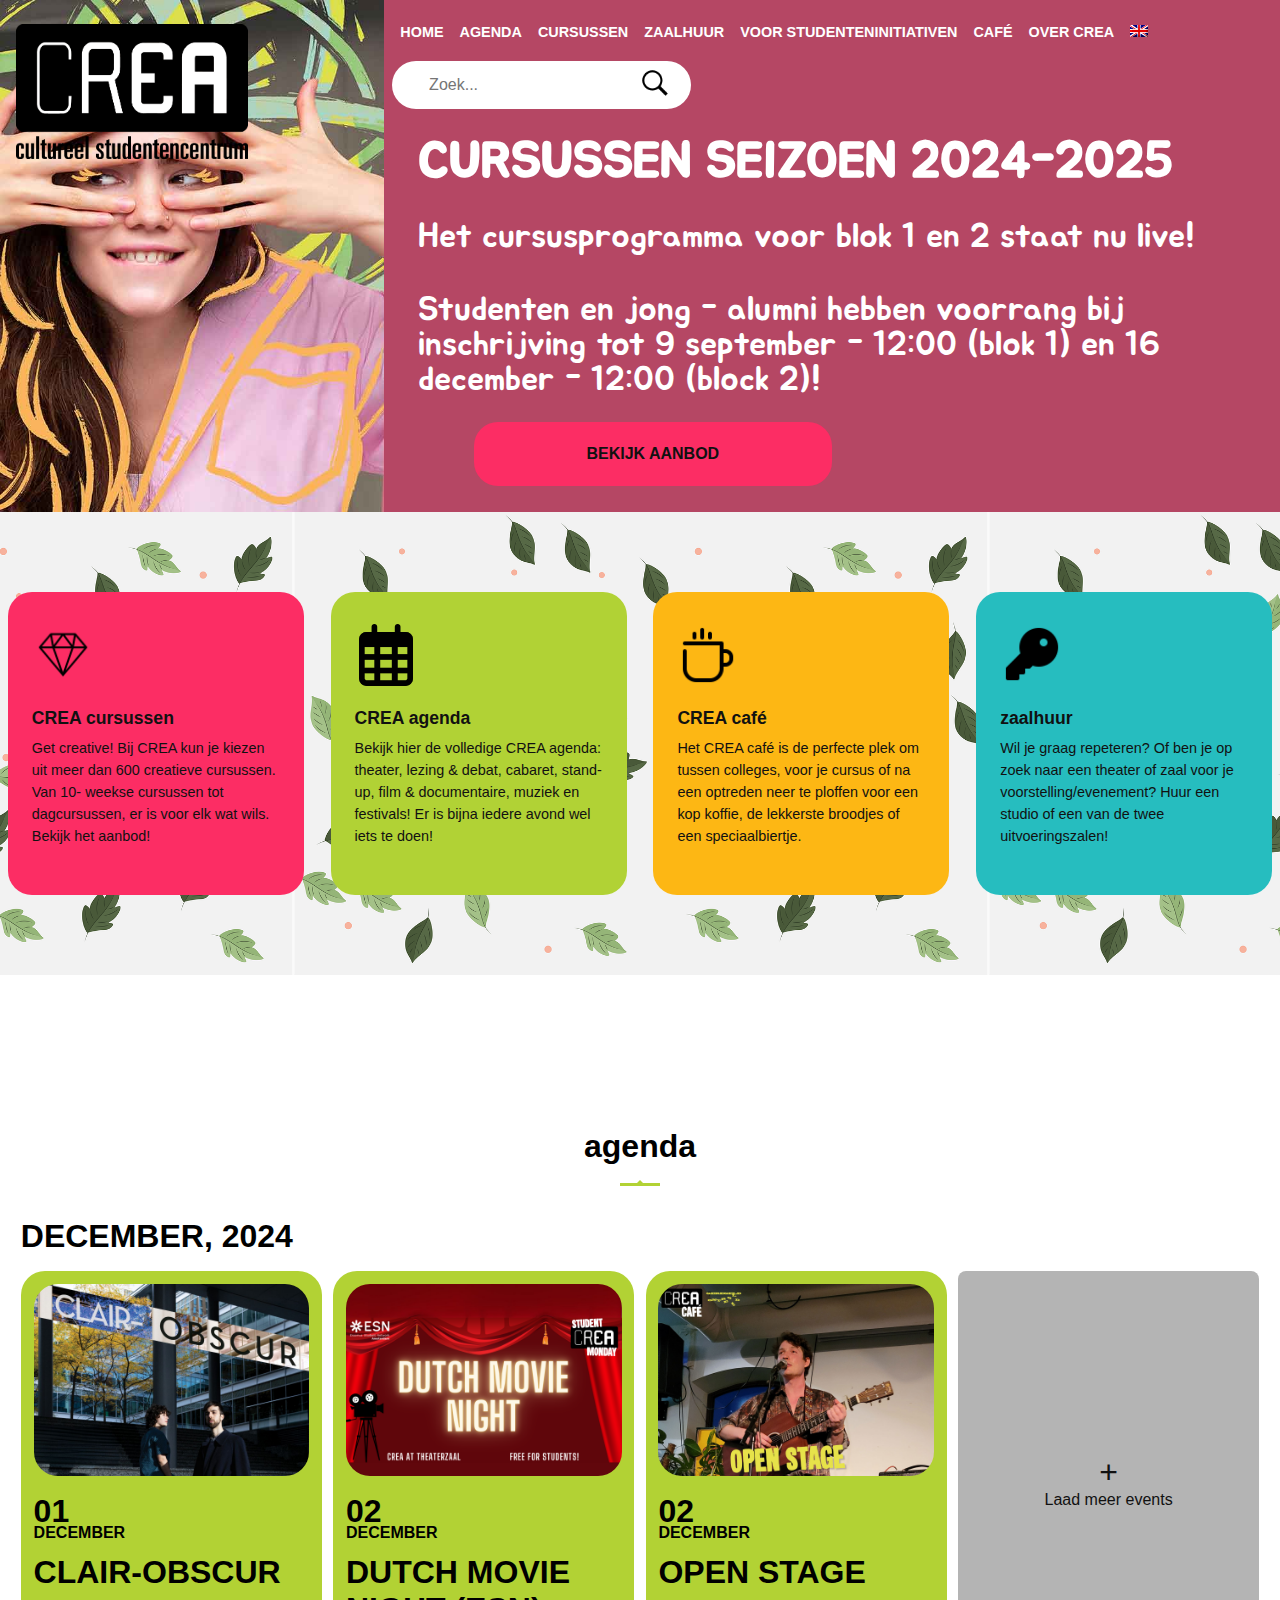
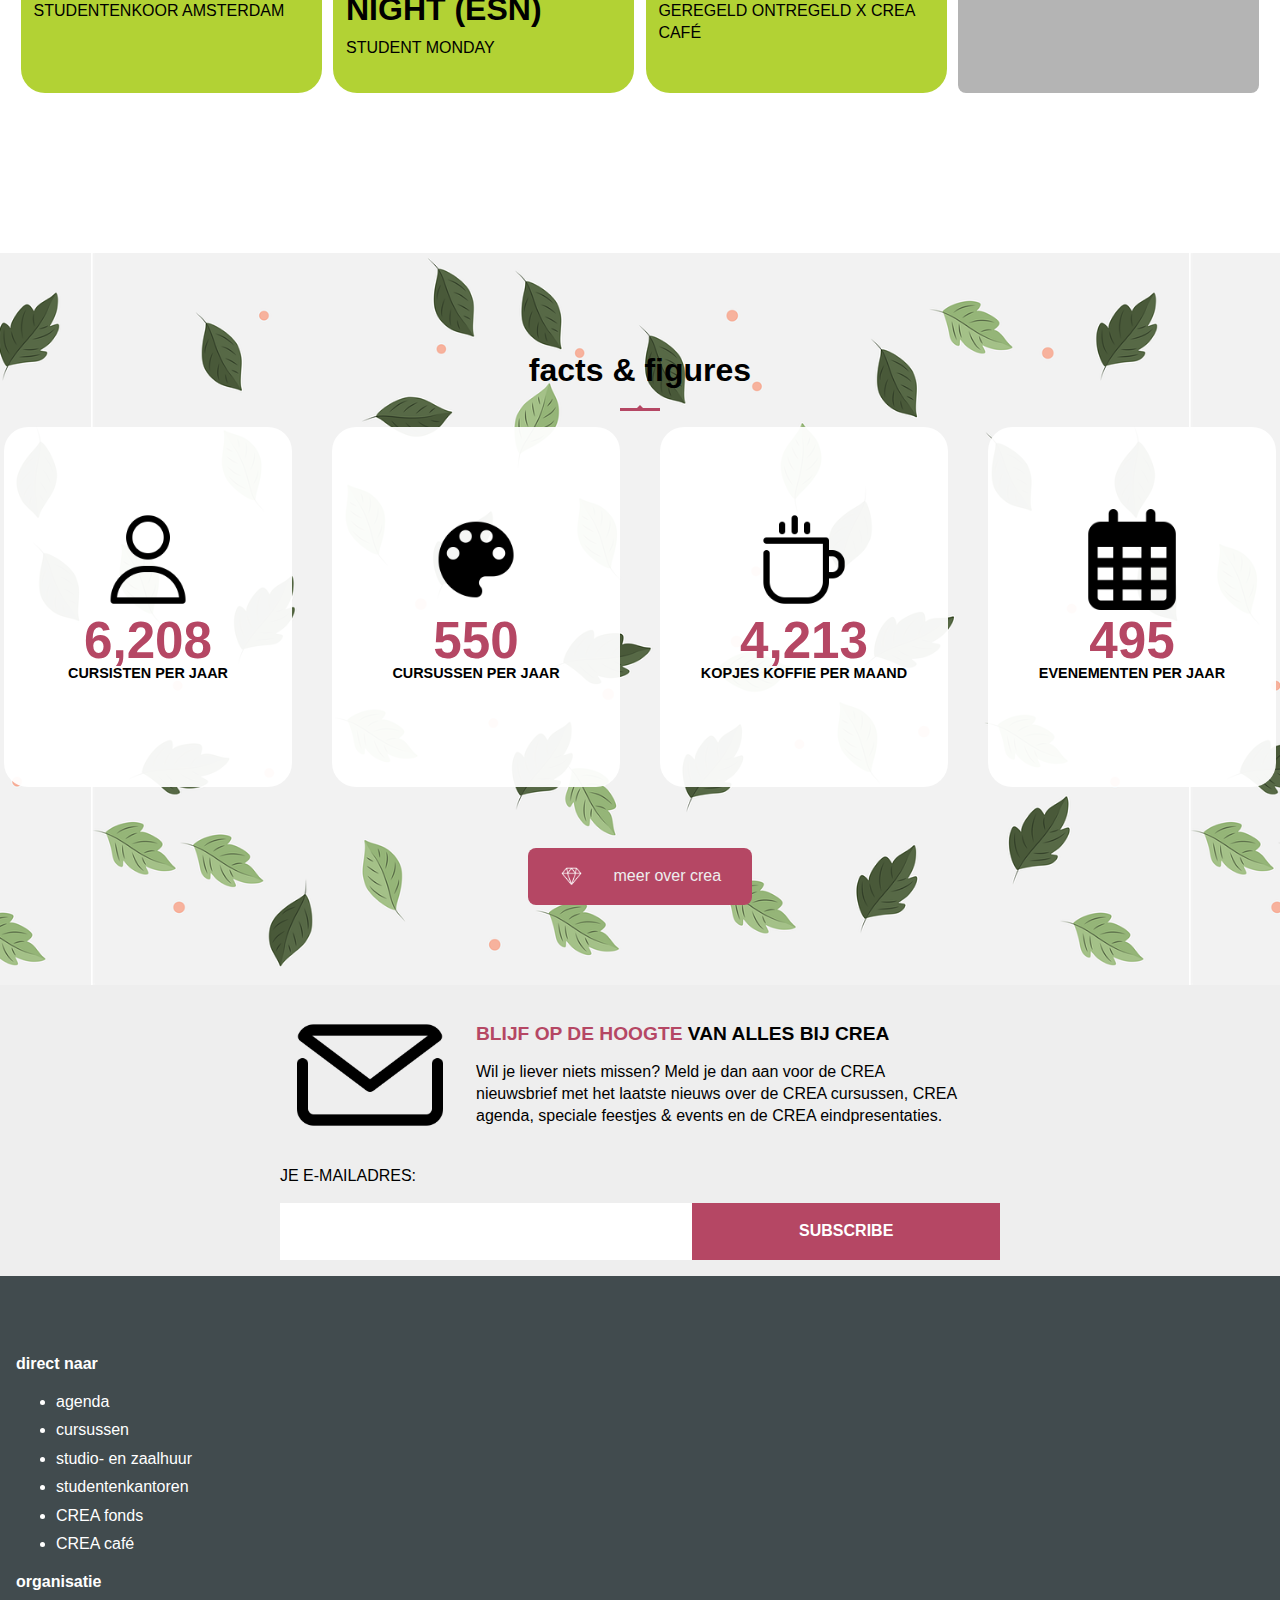
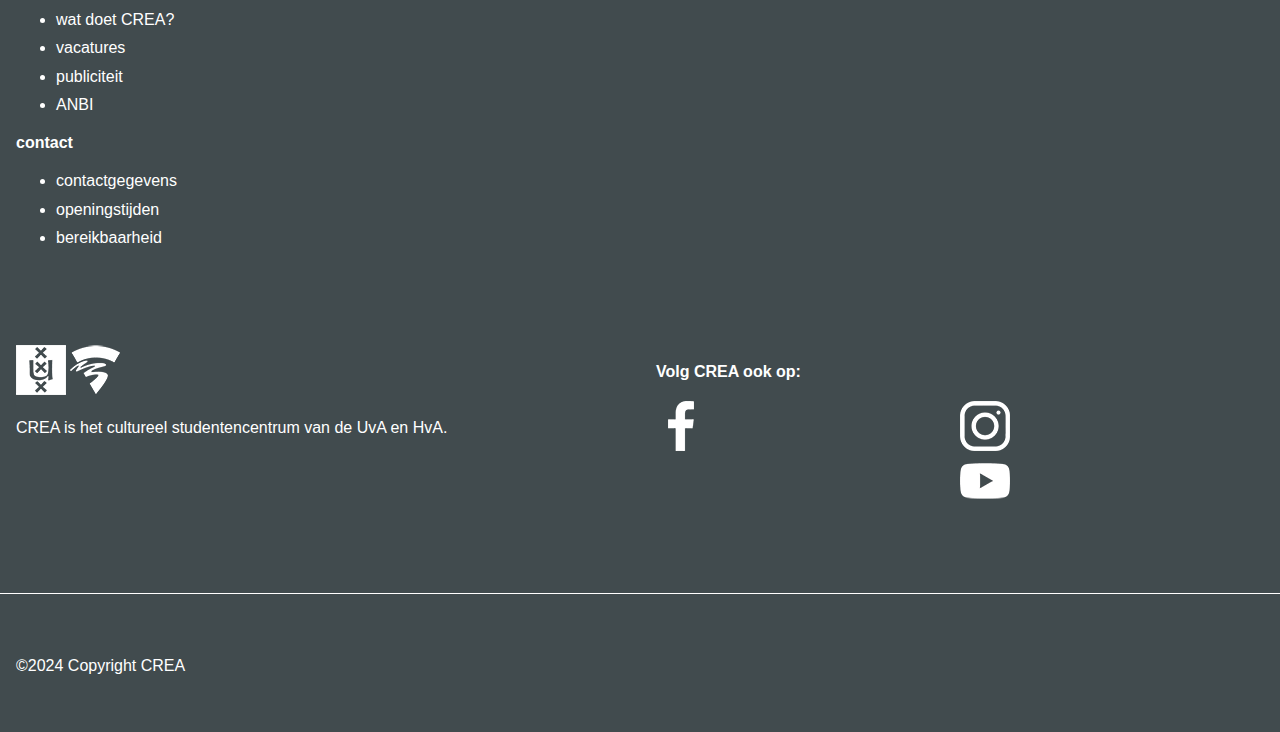
<file: index.html>
<!DOCTYPE html>
<html class="index" lang="nl">
	
<head>
	<meta charset="UTF-8">
	<meta name="author" content="jouw naam">
	<meta name="viewport" content="width=device-width, initial-scale=1">
	
	<title>Crea by Maja</title>
	
	<link href="styles/style.css" rel="stylesheet">
	<link rel="icon" type="image/svg+xml" href="images/favicon.svg">

	<!-- Source Sans Pro -->
	<link rel="preconnect" href="https://fonts.googleapis.com">
	<link rel="preconnect" href="https://fonts.gstatic.com" crossorigin>
	<link href="https://fonts.googleapis.com/css2?family=Archivo:ital,wght@0,100..900;1,100..900&family=Caveat:wght@500&family=Expletus+Sans:ital,wght@0,400..700;1,400..700&family=Montserrat:ital,wght@0,100..900;1,100..900&family=Roboto:ital,wght@0,100;0,300;0,400;0,500;0,700;0,900;1,100;1,300;1,400;1,500;1,700;1,900&family=Saira:ital,wght@0,100..900;1,100..900&family=Source+Sans+3:ital,wght@0,200..900;1,200..900&display=swap" rel="stylesheet">

	<!-- Jua -->
	<link rel="preconnect" href="https://fonts.googleapis.com">
	<link rel="preconnect" href="https://fonts.gstatic.com" crossorigin>
	<link href="https://fonts.googleapis.com/css2?family=Archivo:ital,wght@0,100..900;1,100..900&family=Caveat:wght@500&family=Expletus+Sans:ital,wght@0,400..700;1,400..700&family=Jua&family=Montserrat:ital,wght@0,100..900;1,100..900&family=Roboto:ital,wght@0,100;0,300;0,400;0,500;0,700;0,900;1,100;1,300;1,400;1,500;1,700;1,900&family=Saira:ital,wght@0,100..900;1,100..900&family=Source+Sans+3:ital,wght@0,200..900;1,200..900&display=swap" rel="stylesheet">	
</head>

<body>
	<header>
		<section>
			<h1>
				<a href="index.html">
					<img src="images/logo.png" alt="Crea cultureel studentencentrum">	
				</a>
			</h1>
	
			<button>
				<img src="images/hamburger.png" alt="menu">
				<!-- https://www.iconfinder.com/icons/134216/menu_lines_hamburger_icon -->
			</button>	
		</section>
		
		<ul role="menu">
			<li><a href="index.html">Home</a></li>
			<li><a href="">Agenda</a></li>
			<li><a href="">Cursussen</a></li>
			<li><a href="">Zaalhuur</a></li>
			<li><a href="">Voor Studenteninitiativen</a></li>
			<li><a href="cafe.html">Café</a></li>
			<li><a href="">Over Crea</a></li>
			<li><a href=""><img src="images/english.png" alt="engels"></a></li>
			<li>
				<input type="text" name="user" placeholder="Zoek...">
				<button>
					<img src="images/searchicon.png" alt="zoek icoon">
				</button>	
			</li>
		</ul>
	</header>

	<main>
		<Section>
			<article>
				<img src="images/Header-homepage.jpg" alt="Vrouw die glimlacht">
				<div>
					<h2>Cursussen Seizoen 2024-2025</h2>
					<p>Het cursusprogramma voor blok 1 en 2 staat nu live!</p>
					<p>Studenten en jong - alumni hebben voorrang bij inschrijving tot 9 september - 12:00 (blok 1) en 16 december - 12:00 (block 2)!</p>
					<a href="">Bekijk Aanbod</a>
				</div>
			</article>
			<article>
				<img src="images/cursussen2.jpg" alt="Plaatje van een modern huis">
				<!-- https://pixabay.com/photos/facade-building-architecture-modern-9182972/ -->
				<div>
					<h2>Winter Cursussen</h2>
					<p>Een nieuw blok met 10-weekse cursussen, start is in de week van 20 januari 2025!</p>
					<p>Studenten en jong - alumni hebben tot 16 december vorrang bij inschrijving.</p>
	
					<a href="">Klik hier!</a>
				</div>
			</article>
		</Section>

		<section>
			<article>
				<a href="">
					<img src="images/diamond.png" alt="Diamant icoon">
					<!-- https://www.iconfinder.com/icons/430094/diamond_ruby_icon -->
					<h2>CREA cursussen</h2>
					<p>Get creative! Bij CREA kun je kiezen uit meer dan 600 creatieve cursussen. Van 10- weekse cursussen tot dagcursussen, er is voor elk wat wils. Bekijk het aanbod!</p>
				</a>
			</article>
			<article>
				<a href="">
					<img src="images/calendar-icon.png" alt="Agenda Icoon">
					<!--https://www.iconfinder.com/icons/8664796/calendar_days_icon-->
					<h2>CREA agenda</h2>
					<p>Bekijk hier de volledige CREA agenda: theater, lezing & debat, cabaret, stand-up, film & documentaire, muziek en festivals! Er is bijna iedere avond wel iets te doen!</p>
				</a>
			</article>
			<article>
				<a href="">
					<img src="images/coffee-icon.png" alt="Koffie Icoon">
					<!-- https://www.iconfinder.com/icons/392514/coffee_cup_drink_hot_tea_icon -->
					<h2>CREA café</h2>
					<p>Het CREA café is de perfecte plek om tussen colleges, voor je cursus of na een optreden neer te ploffen voor een kop koffie, de lekkerste broodjes of een speciaalbiertje.</p>
				</a>
			</article>
			<article>
				<a href="">
					<img src="images/key-icon.png" alt="Sleutel Icoon">
					<!-- https://www.iconfinder.com/icons/9023746/key_fill_icon -->
					<h2>zaalhuur</h2>
					<p>Wil je graag repeteren? Of ben je op zoek naar een theater of zaal voor je voorstelling/evenement? Huur een studio of een van de twee uitvoeringszalen!</p>
				</a>
			</article>
		</section>

		<section>
			<div>
				<h2>agenda</h2>
				<div>
					<div></div>
				</div>
			</div>
			<h3>December, 2024</h3>

			<ul>
				<li>
					<figure>
						<img src="images/clair-obscure.jpg" alt="Twee mensen staand op een trap">
					</figure>
					<p><span>01</span>December</p>
					<h4>Clair-Obscur</h4>
					<p>Studentenkoor Amsterdam</p>
				</li>
				<li>
					<figure>
						<img src="images/movie-night.png" alt="Bioscoop met een camera en de opschrift: 'Dutch Movie Night, Crea at Theaterzaal, Free for Students'">
					</figure>
					<p><span>02</span>December</p>
					<h4>Dutch Movie Night (ESN)</h4>
					<p>Student Monday</p>
				</li>
				<li>
					<figure>
						<img src="images/openstage.jepg.jpg" alt="Een jonge man die zingt en gitaar speelt">
					</figure>
					<p><span>02</span>December</p>
					<h4>Open Stage</h4>
					<p>Geregeld Ontregeld x crea café</p>
				</li>
				<li>
					<button><span>+</span>Laad meer events</button>
				</li>
			</ul>
		</section>

		<section>
			<div>
				<h2>facts & figures</h2>
				<div>
					<div></div>
				</div>
			</div>
			<ul>
				<li>
					<img src="images/user-icon.png" alt="Personen Icoon">
					<p><span>6,208</span>cursisten per jaar</p>
				</li>
				<li>
					<img src="images/colorpalette-icon.png" alt="kleurpalette icoon">
					<p><span>550</span>cursussen per jaar</p>
				</li>
				<li>
					<img src="images/coffee-icon.png" alt="koffie icoon">
					<p><span>4,213</span>kopjes koffie per maand</p>
				</li>
				<li>
					<img src="images/calendar-icon.png" alt="agenda icoon">
					<p><span>495</span>evenementen per jaar</p>
				</li>
			</ul>
			<a href=""><img src="images/diamond.png" alt="diamand icoon"><p>meer over crea</p></a>
		</section>

		<section>
			<div>
				<img src="images/letter-icon.png" alt="Letter icoon">
				<!-- https://www.iconfinder.com/icons/5340267/e_email_letter_mail_icon -->
				<div>
					<h2><span>Blijf op de hoogte</span> van alles bij crea</h2>
					<p>Wil je liever niets missen? Meld je dan aan voor de CREA nieuwsbrief met het laatste nieuws over de CREA cursussen, CREA agenda, speciale feestjes & events en de CREA eindpresentaties.</p>
				</div>
			</div>

			<div>
				<label for="mail">Je e-mailadres:</label>
				<input type="email" id="mail">
				<input type="submit" value="Subscribe">
			</div>
		</section>
	</main>

	<footer>
		<nav>
			<h2>direct naar</h2>
			<ul>
				<li><a href="">agenda</a></li>
				<li><a href="">cursussen</a></li>
				<li><a href="">studio- en zaalhuur</a></li>
				<li><a href="">studentenkantoren</a></li>
				<li><a href="">CREA fonds</a></li>
				<li><a href="">CREA café</a></li>
			</ul>

			<h2>organisatie</h2>
			<ul>
				<li><a href="">wat doet CREA?</a></li>
				<li><a href="">vacatures</a></li>
				<li><a href="">publiciteit</a></li>
				<li><a href="">ANBI</a></li>
			</ul>

			<h2>contact</h2>
			<ul>
				<li><a href="">contactgegevens</a></li>
				<li><a href="">openingstijden</a></li>
				<li><a href="">bereikbaarheid</a></li>
			</ul>
		</nav>

		<section>
			<div>
				<img src="images/icon-uva.png" alt="Umiversiteit van Amsterdam icoon">
				<img src="images/icon-hva.png" alt="Hogeschool van Amsterdam icoon">
				<p> CREA is het cultureel studentencentrum van de UvA en HvA.</p>
			</div>
			
			<div>
				<h3>Volg CREA ook op:</h3>
				<a href=""><img src="images/icon-facebook.png" alt="Facebook icoon"></a>
				<a href=""><img src="images/icon-insta.png" alt="Instagram icoon"></a>
				<a href=""><img src="images/icon-youtube.png" alt="youtube icoon"></a>
			</div>

			<div></div>
			<p>2024 Copyright CREA</p>
		</section>
	</footer>

	<script defer src="scripts/script.js"></script>
</body>
	
</html>
</file>
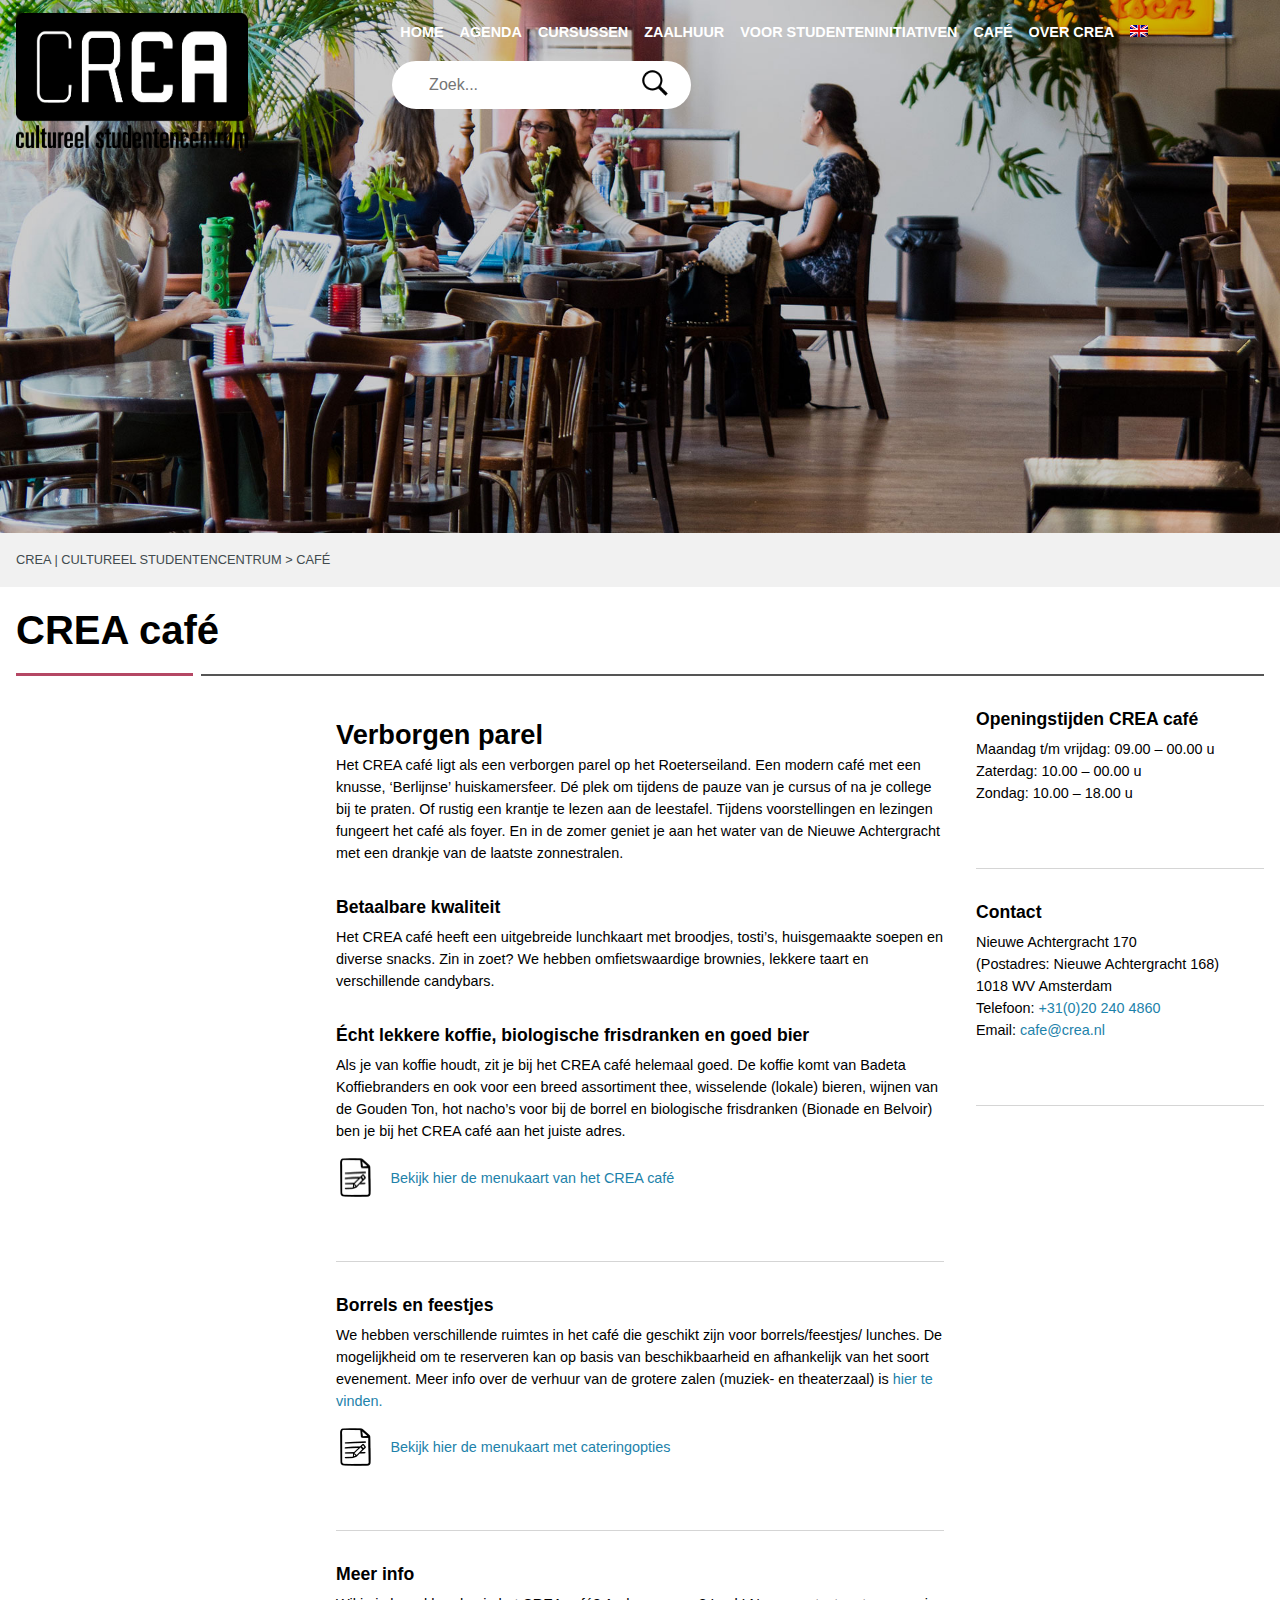
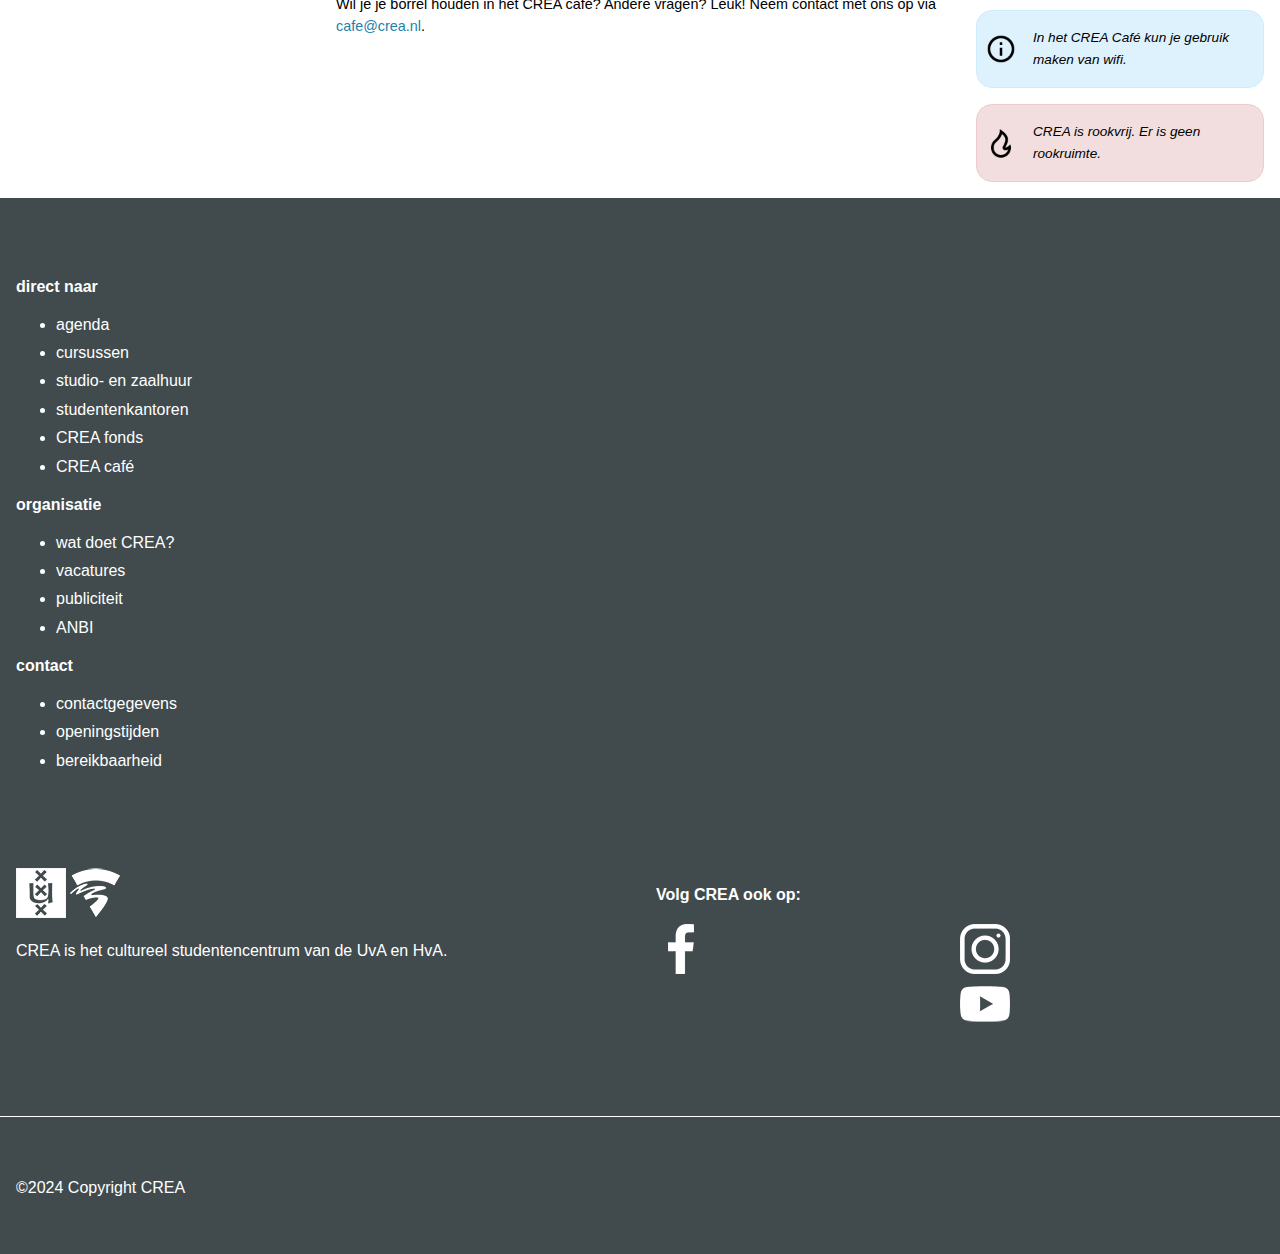
<file: cafe.html>
<!DOCTYPE html>
<html lang="nl" class="cafe">
	
<head>
	<meta charset="UTF-8">
	<meta name="author" content="jouw naam">
	<meta name="viewport" content="width=device-width, initial-scale=1">
	
	<title>Crea by Maja</title>
	
	<link href="styles/style.css" rel="stylesheet">
	<link rel="icon" type="image/svg+xml" href="images/favicon.svg">

	<!-- Source Sans Pro -->
	<link rel="preconnect" href="https://fonts.googleapis.com">
	<link rel="preconnect" href="https://fonts.gstatic.com" crossorigin>
	<link href="https://fonts.googleapis.com/css2?family=Archivo:ital,wght@0,100..900;1,100..900&family=Caveat:wght@500&family=Expletus+Sans:ital,wght@0,400..700;1,400..700&family=Montserrat:ital,wght@0,100..900;1,100..900&family=Roboto:ital,wght@0,100;0,300;0,400;0,500;0,700;0,900;1,100;1,300;1,400;1,500;1,700;1,900&family=Saira:ital,wght@0,100..900;1,100..900&family=Source+Sans+3:ital,wght@0,200..900;1,200..900&display=swap" rel="stylesheet">

	<!-- Jua -->
	<link rel="preconnect" href="https://fonts.googleapis.com">
	<link rel="preconnect" href="https://fonts.gstatic.com" crossorigin>
	<link href="https://fonts.googleapis.com/css2?family=Archivo:ital,wght@0,100..900;1,100..900&family=Caveat:wght@500&family=Expletus+Sans:ital,wght@0,400..700;1,400..700&family=Jua&family=Montserrat:ital,wght@0,100..900;1,100..900&family=Roboto:ital,wght@0,100;0,300;0,400;0,500;0,700;0,900;1,100;1,300;1,400;1,500;1,700;1,900&family=Saira:ital,wght@0,100..900;1,100..900&family=Source+Sans+3:ital,wght@0,200..900;1,200..900&display=swap" rel="stylesheet">	
</head>

<body>
	<header>
		<section>
			<a href="index.html">
				<img src="images/logo.png" alt="Crea cultureel studentencentrum">	
			</a>
	
			<button>
				<img src="images/hamburger.png" alt="menu">
				<!-- https://www.iconfinder.com/icons/134216/menu_lines_hamburger_icon -->
			</button>	
		</section>
		
		<ul role="menu">
			<li><a href="index.html">Home</a></li>
			<li><a href="">Agenda</a></li>
			<li><a href="">Cursussen</a></li>
			<li><a href="">Zaalhuur</a></li>
			<li><a href="">Voor Studenteninitiativen</a></li>
			<li><a href="cafe.html">Café</a></li>
			<li><a href="">Over Crea</a></li>
			<li><a href=""><img src="images/english.png" alt="engels"></a></li>
			<li>
				<input type="text" name="user" placeholder="Zoek...">
				<button>
					<img src="images/searchicon.png" alt="zoek icoon">
				</button>	
			</li>
		</ul>
	</header>

	<main>
		<section>
            <img src="images/Header-cafe.jpg" alt="mensen die in een cafe zitten en het gezellig hebben">
            <p>Crea | cultureel studentencentrum > Café</p>
            <h1>
                CREA café
            </h1>

            <div>
                <div></div>
                <div></div>
            </div>
        </section>
        
        <section>
            <article>
                <h2>Verborgen parel</h2>
                <p>Het CREA café ligt als een verborgen parel op het Roeterseiland. Een modern café met een knusse, ‘Berlijnse’ huiskamersfeer. Dé plek om tijdens de pauze van je cursus of na je college bij te praten. Of rustig een krantje te lezen aan de leestafel. Tijdens voorstellingen en lezingen fungeert het café als foyer. En in de zomer geniet je aan het water van de Nieuwe Achtergracht met een drankje van de laatste zonnestralen.</p>
    
                <h3>Betaalbare kwaliteit</h3>
                <p>Het CREA café heeft een uitgebreide lunchkaart met broodjes, tosti’s, huisgemaakte soepen en diverse snacks. Zin in zoet? We hebben omfietswaardige brownies, lekkere taart en verschillende candybars.</p>
    
                <h3>Écht lekkere koffie, biologische frisdranken en goed bier</h3>
                <p>Als je van koffie houdt, zit je bij het CREA café helemaal goed. De koffie komt van Badeta Koffiebranders en ook voor een breed assortiment thee, wisselende (lokale) bieren, wijnen van de Gouden Ton, hot nacho’s voor bij de borrel en biologische frisdranken (Bionade en Belvoir) ben je bij het CREA café aan het juiste adres.</p>

                <div>
                    <img src="images/menu-kaart.png" alt="menu kaart icoontje">
                    <!-- https://www.iconfinder.com/icons/9165457/file_notes_document_icon -->
                    <a href="">Bekijk hier de menukaart van het CREA café</a>
                </div>
                <div></div>
            </article>

            

            <article>
                <h3>Borrels en feestjes</h3>
                <p>We hebben verschillende ruimtes in het café die geschikt zijn voor borrels/feestjes/ lunches. De mogelijkheid om te reserveren kan op basis van beschikbaarheid en afhankelijk van het soort evenement. Meer info over de verhuur van de grotere zalen (muziek- en theaterzaal) is <a href="">hier te vinden.</a></p>
                <div>
                    <img src="images/menu-kaart.png" alt="menu kaart icoontje">
                    <a href="">Bekijk hier de menukaart met cateringopties</a>
                </div>
                <div></div>
            </article>

            

            <article>
                <h3>Meer info</h3>
                <p>Wil je je borrel houden in het CREA café? Andere vragen? Leuk! Neem contact met ons op via <a href="">cafe@crea.nl</a>.</p>
            </article>

        </section>
        
        <section>
            <article>
                <h3>Openingstijden CREA café</h3>
                <p>Maandag t/m vrijdag: 09.00 – 00.00 u</p>
                <p>Zaterdag: 10.00 – 00.00 u</p>
                <p>Zondag: 10.00 – 18.00 u</p>
                <div></div>
            </article>
    
            
    
            <article>
                <h3>Contact</h3>
                <p>Nieuwe Achtergracht 170</p>
                <p>(Postadres: Nieuwe Achtergracht 168)</p>
                <p>1018 WV Amsterdam</p>
                <p>Telefoon: <a href="">+31(0)20 240 4860</a></p>
                <p>Email: <a href="">cafe@crea.nl</a></p>
                <div></div>
            </article>
    
            
    
            <article>
                <iframe src="https://www.google.com/maps/embed?pb=!1m18!1m12!1m3!1d9745.571123919344!2d4.902698577691126!3d52.36329755232565!2m3!1f0!2f0!3f0!3m2!1i1024!2i768!4f13.1!3m3!1m2!1s0x47c60998d87831e5%3A0x6f56467364071bed!2sNieuwe%20Achtergracht%20170%2C%201018%20WV%20Amsterdam!5e0!3m2!1sde!2snl!4v1733826913974!5m2!1sde!2snl" width="600" height="450" style="border:0;" allowfullscreen="" loading="lazy" referrerpolicy="no-referrer-when-downgrade"></iframe>
               <div>
                    <img src="images/info-icoon.png" alt="info icoontje">
                    <!-- https://www.iconfinder.com/icons/352432/info_icon -->
                    <p>In het CREA Café kun je gebruik maken van wifi.</p>
               </div>
               <div>
                    <img src="images/fire-icon.png" alt="vuur icoontje">
					<!-- https://www.iconfinder.com/icons/8680118/fire_line_icon -->
                    <p>CREA is rookvrij. Er is geen rookruimte. </p>
               </div>
            </article>

        </section>
	</main>

	<footer>
		<nav>
			<h2>direct naar</h2>
			<ul>
				<li><a href="">agenda</a></li>
				<li><a href="">cursussen</a></li>
				<li><a href="">studio- en zaalhuur</a></li>
				<li><a href="">studentenkantoren</a></li>
				<li><a href="">CREA fonds</a></li>
				<li><a href="">CREA café</a></li>
			</ul>

			<h2>organisatie</h2>
			<ul>
				<li><a href="">wat doet CREA?</a></li>
				<li><a href="">vacatures</a></li>
				<li><a href="">publiciteit</a></li>
				<li><a href="">ANBI</a></li>
			</ul>

			<h2>contact</h2>
			<ul>
				<li><a href="">contactgegevens</a></li>
				<li><a href="">openingstijden</a></li>
				<li><a href="">bereikbaarheid</a></li>
			</ul>
		</nav>

		<section>
			<div>
				<img src="images/icon-uva.png" alt="Umiversiteit van Amsterdam icoon">
				<img src="images/icon-hva.png" alt="Hogeschool van Amsterdam icoon">
				<p> CREA is het cultureel studentencentrum van de UvA en HvA.</p>
			</div>
			
			<div>
				<h3>Volg CREA ook op:</h3>
				<a href=""><img src="images/icon-facebook.png" alt="Facebook icoon"></a>
				<a href=""><img src="images/icon-insta.png" alt="Instagram icoon"></a>
				<a href=""><img src="images/icon-youtube.png" alt="youtube icoon"></a>
			</div>

			<div></div>
			<p>2024 Copyright CREA</p>
		</section>
	</footer>

	<script defer src="scripts/script.js"></script>
</body>
	
</html>
</file>
<file: styles/style.css>
/**************/
/* CSS REMEDY */
/**************/
*, *::after, *::before {
  box-sizing:border-box;  
}






/*********************/
/* CUSTOM PROPERTIES */
/*********************/
:root {
	/* startje */
	--color-text:#111;
	--color-background:#eee;
	--border-radius: 1.5em;
}


/****************/
/* Algemeen */
/****************/

* {
	font-family: 'Source Sans Pro', Helvetica, Arial, sans-serif;
	font-size: 1rem;
	box-sizing: border-box;

}

body{ 
	line-height: 22px;
	overflow-x: hidden;
	margin: 0px;
}

img {
	max-width: 100%;
}

a{
	text-decoration: none;
	color: var(--color-text);
}
	
li{
	transition: 0.2s;
}

li:hover{
	transform: scale(1.02, 1.02);
}

body>div:last-of-type{
	display: none !important;
}





/****************/
/* Mobiel 375px */
/****************/

/****************/
/* Header */
/****************/

header{
	margin: 0.8em 1rem;
}

h1 {
	max-width: 14.5rem;
}

header button {
	max-width: 2.1rem;
	padding: 0;
	margin-top: 1.7rem;
	align-self: flex-start;
	border: none;
	cursor: pointer;
	background: none;
}

header button img {
	filter: brightness(0) saturate(100%) hue-rotate(30deg); 
}

header>section {
	display: flex;
	justify-content: space-between;
}


/* Hamburger Menu */
header ul {
	display: none;
	list-style: none;
	padding: 0;
	margin: 0;
}

header ul.show {
	display: block;
	border-top: 3px solid #e5e5e5;
	margin-bottom: 2.4rem;
}

/* menu styling */ 
header ul li{
	background: #F0F2F5;
	border-bottom: 1px solid #E1E2E4;
	display: block;
}



header ul li:not(li:last-of-type)>*{
	padding: 1.25rem 1.2rem 1.25rem 2.3rem;
	display: block;
}

header ul a {
	text-transform: uppercase;
	text-decoration: none;
	color: #555;
	font-weight: 700;
	font-size: 0.9rem;
	width: 100%;
	
}

header ul li:hover a{
	color: #B54764;
}

header ul li:last-of-type {
	display: flex;
	justify-content: space-between;
	min-height: 3.8rem;
	background: none;
	
}

header ul li:last-of-type button {
	margin: 0 1.2rem 0 0;
	align-self: center;
	
}


header ul li:last-of-type input {
	min-width: 80%;
	background: none;
	border: none;
	padding-left: 2.3rem;
}

/****************/
/* Main         */
/****************/

	/****************/
	/* Section 1    */
	/****************/


main section:nth-of-type(1){
	overflow: scroll;
	display: flex;
	scroll-snap-type: x mandatory;
}

main section:nth-of-type(1) article{
	min-width: 100vw;
	min-height: 66vw;
	position: relative;
	display: block;

	scroll-snap-align: start;
}

main section:nth-of-type(1) article img{
	position: absolute;
	z-index: 0;
	height: 100%;
	
}


/*first scroll*/

main section:nth-of-type(1) article div{
	background: #B54764;
	position: absolute;
	right: 0px;
	width: 70%;
	height: 100%;
	padding: calc(0.5rem + 2vw);
}



main section:nth-of-type(1) article div h2, main section:nth-of-type(1) article div p, main section:nth-of-type(1) article div p time {
	margin: 0px 0px 3vw;
	font-family: 'Jua', Verdana, sans-serif;
	color: white;
}


main section:nth-of-type(1) article div a{
	position: absolute;
	z-index: 100;
	top: 52vw;
	right: 5vw;
	background: rgb(252, 45, 100);
	padding: 0.7rem 2rem;
	border-radius: 1.5rem;
	text-transform: uppercase;
	font-weight: bold;

	text-align: center;
}

main section:nth-of-type(1) article div p{
	font-size: calc(0.5rem + 2vw);
	line-height: 18px;
}

main section:nth-of-type(1) article div h2 {
	text-transform: uppercase;
	font-weight: 900;
	font-size: calc(1rem + 2vw);
}



/* second scroll */

main section:nth-of-type(1) article:nth-of-type(2) div{
	background: #26BDBF;
	left: 0px;
}

main section:nth-of-type(1) article:nth-of-type(2) div h2, main section:nth-of-type(1) article:nth-of-type(2) div p {
	color: black;
}

main section:nth-of-type(1) article:nth-of-type(2) img{
	right: 0px;
	
}





		/****************/
		/* Section 2    */
		/****************/

main section:nth-of-type(2), section:nth-of-type(4){
	background-image: url("../images/leaves-achtergrond.png");
	background-size:contain;
	background-position: center;
	background-repeat: repeat;
	padding: 5rem 0 5rem 0;
}

main section:nth-of-type(2){
	display: grid;
	gap: 0.7rem;
	justify-items: center;
	grid-template-columns: repeat( auto-fit, minmax(18.5rem, 1fr) );
}

main section:nth-of-type(2) article{
	background-color: rgb(252, 45, 100);
	padding: 2rem 1.5rem 3rem 1.5rem;
	border-radius: 1.5rem;
	max-width: 18.5rem;
	margin: 0;
	transition: 0.2s;
}

main section:nth-of-type(2) article:hover{
	filter: contrast(140%);
	transform: scale(1.02, 1.02);
	
}



main section:nth-of-type(2) article img{
	width: 25%;
}

main section:nth-of-type(2) article h2{
	font-size: 1.1rem;
	margin-bottom: 0.5rem;
}

main section:nth-of-type(2) article p{
	font-size: 0.9rem;
	margin: 0px;
	padding: 0px;
}


			/****************/
			/* Articles background */
			/****************/

main section:nth-of-type(2) article:nth-of-type(2){
	background-color: #B1D235;
}

main section:nth-of-type(2) article:nth-of-type(3){
	background-color: #FDB714;
}

main section:nth-of-type(2) article:nth-of-type(4){
	background-color: #26BDBF;
}



	/****************/
	/* Section 3    */
	/****************/

.index main section:nth-of-type(3) {
	margin: 10rem 1.3rem;
}

.index main section:nth-of-type(3) h2,.index main section:nth-of-type(4) h2{
	text-align: center;
	font-size: 2rem;
}

main section:nth-of-type(3)>div>div, main section:nth-of-type(4)>div>div{
	background-color: #b2d234;
	position: relative;
	width: 40px;
	height: 3px;
	margin: 0 auto;
}

main section:nth-of-type(3)>div div>div, main section:nth-of-type(4)>div div>div {
	position: absolute;
	top: -3px;
	left: 50%;
	margin-left: -3px;
	border-left: 3px solid transparent;
	border-right: 3px solid transparent;
	border-bottom: 3px solid #b2d234;
}

.index main section:nth-of-type(3) h3, main section:nth-of-type(3) h4{
	font-size: 2rem;
	text-transform: uppercase;
	font-weight: 700;
	font-family: Impact,'Arial Narrow Bold', sans-serif;
	line-height: normal;
}

.index main section:nth-of-type(3)>h3{
	margin-bottom: 0.3rem;
}

	/****************/
	/* UL met content   */
	/****************/

main section:nth-of-type(3) ul, main section:nth-of-type(4) ul{
	display: grid;
	list-style: none;
	padding: 0px;
	gap: 0.7rem;
	justify-items: center;
	justify-content: center;
	grid-template-columns: repeat( auto-fit, minmax(18.5rem, 1fr) );
}

main section:nth-of-type(3) ul li:not(:last-of-type) {
	background: #b2d234;
	padding: 0.8rem 0.8rem 1.5rem 0.8rem;
	border-radius: var(--border-radius);
}

main section:nth-of-type(3) ul li{
	transition: 0.2s;
}

main section:nth-of-type(3) ul li:hover{
	transform: scale(1.02, 1.02);
	filter: grayscale(100%);
}

main section:nth-of-type(3) ul li figure{
	border-radius: var(--border-radius);
	max-height: 12rem;
	margin: 0px;
	overflow: hidden;
}

main section:nth-of-type(3) ul li figure img {
	object-fit: cover;
}

main section:nth-of-type(3) ul li h4 {
	margin: 0px;
}

main section:nth-of-type(3) ul li p{
	text-transform: uppercase;
	margin: 0.6rem 0;
}

main section:nth-of-type(3) ul li p:first-of-type {
	display: flex;
	flex-direction: column;
	margin-top: 1.5rem;
	font-weight: bold;
}

main section:nth-of-type(3) ul li p:first-of-type span {
	font-size: 2rem;
	
}

main section:nth-of-type(3) ul li:last-of-type{
	width: 100%;
	height: 100%;
}

main section:nth-of-type(3) ul li:last-of-type button{
	background: #B4B4B4;
	border: none;
	width: 100%;
	height: 100%;
	border-radius: 0.5rem;
	color: #111;

	display: flex;
	flex-direction: column;
	justify-content: center;

	padding: 5rem 0;
}

main section:nth-of-type(3) ul li:last-of-type button span{
	font-size: 2rem;
}

	/****************/
	/* Section 4    */
	/****************/

main section:nth-of-type(4) {
	margin-top: 3rem;
	display: flex;
	flex-direction: column;
	align-items: center;
}

main section:nth-of-type(4) div{
	height: max-content;
	width: max-content;
}

main section:nth-of-type(4)>div div>div {
	border-bottom: 3px solid #B54764;
}

main section:nth-of-type(4)>div div {
	border-bottom: 3px solid #B54764;
}


main section:nth-of-type(4) ul {
	gap: 2rem;
	width: 100%;
}

main section:nth-of-type(4) ul li {
	background-color: rgb(255, 255, 255, 0.95);
	margin: 0 3rem 0 3rem;
	border-radius: var(--border-radius);
	text-align: center;
	display: flex;
	flex-direction: column;
	align-items: center;
	height: 40vh;
	justify-content: center;
	min-width: 18rem;
}

main section:nth-of-type(4) ul li img {
	width: 35%;
}

main section:nth-of-type(4) ul li p {
	display: flex;
	flex-direction: column;
	text-transform: uppercase;
	font-weight: 700;
	font-size: 0.9rem;
	line-height: 33px;
}

main section:nth-of-type(4) ul li p span {
	font-size: 3.2rem;
	color: #B54764;
}

main section:nth-of-type(4) a{
	background: #B54764;
	border-radius: 0.5rem;
	width: 14rem;
	padding: 1rem;
	color: #eee;

	display: flex;
	align-items: center;
	justify-content: space-around;
	transition: 0.2s;
}

main section:nth-of-type(4) a:hover {
	filter: contrast(150%);
	transform: scale(1.02, 1.02);
}

main section:nth-of-type(4) a p{
	margin: 0px;
}

main section:nth-of-type(4) a img{
	width: 13%;
	filter:  brightness(0) invert(1);
}

/****************/
/* Section 5    */
/****************/

main section:nth-of-type(5) {
	display: flex;
	flex-direction: column;
	background: #EEEEEE;
}

main section:nth-of-type(5) 
>div:first-of-type{
	display: grid;
	grid-template-columns: 1fr 3fr;
	align-items: center;
}

main section:nth-of-type(5) 
>div:first-of-type div{
	margin: 2rem 2rem 1rem 1rem;
	font-size: 0.9rem;
}

main section:nth-of-type(5) 
>div:first-of-type h2{
	margin: 0rem 2rem 0rem 0rem;
	font-size: 1.2rem;
	text-transform: uppercase;
}

main section:nth-of-type(5) 
>div:first-of-type h2 span{
	color: #B54764;
	font-size: 1.2rem;
}

/* form input*/

main section:nth-of-type(5) 
>div:nth-of-type(2) {
	display: grid;
	grid-template-rows: 1fr 1.5fr;
	margin: 0 1rem 1rem 1rem;
	
}

main section:nth-of-type(5) 
>div:nth-of-type(2) {
	text-transform: uppercase;
	font-size: small;
}

main section:nth-of-type(5) 
>div:nth-of-type(2) label {
	margin-bottom: 1rem;
}

main section:nth-of-type(5) 
>div:nth-of-type(2) input {
	grid-row: 2/3;
	border-radius: 0px;
	border: none;
}

main section:nth-of-type(5) 
>div:nth-of-type(2) input:nth-of-type(2) {
	background: #B54764;
	color: white;
	font-weight: bold;
	text-transform: uppercase;
}

main section:nth-of-type(5) 
>div:nth-of-type(2) input:nth-of-type(2):hover {
	filter: contrast(150%);
}


/****************/
/* Footer */
/****************/

footer {
	background-color: #414B4E;
	overflow: auto;
}

footer nav{
	margin-left: 1rem;
	color: white;
	padding: 4rem 0 4rem 0;
}

footer nav a{
	color: white;
}

footer nav li{
	margin-bottom: 0.4rem;
}

/* logos */

footer section {
	display: grid;
	grid-template-columns: 1fr 1fr;
	grid-template-rows: 4fr 0.1fr 2fr;
}

footer section div:first-of-type, footer section div:nth-of-type(2) {
	grid-row: 1/2;
	margin-bottom: 4rem;
	padding: 1rem;
	color: white;
}

footer section div:nth-of-type(2){
	display: grid;
	grid-template-rows: 1fr 1fr 1fr;
	grid-template-columns: 1fr 1fr;
	
}

footer section div:nth-of-type(2) h3{
	grid-column: 1/3;
	color: white;
}

footer section div:nth-of-type(2) a:first-of-type, 	footer section div:nth-of-type(2) a:nth-of-type(2) {
	grid-row: 2/3;
}

footer section div:nth-of-type(2) a:nth-of-type(3) {
	grid-row: 3/4;
	grid-column: 2/3;
	align-self: end;
}

footer section div:last-of-type {
	grid-row: 2/3;
	grid-column: 1/3;
	height: 1px;
	background: white;
	width: 100vw;
}

footer section>p {
	grid-row: 3/4;
	grid-column: 1/3;
	align-self: center;
	margin-left: 1rem;
	color: white;
}

footer section>p::before {
	content: "©";
}







/****************/
/* Media queries*/
/****************/

@media (min-width: 540px){
		/* section 1*/
	main section:nth-of-type(1) article div p{
		font-size: calc(0.5rem + 2vw);
		line-height: 22px;
	}

	main section:nth-of-type(1) article div h2 {
		font-size: calc(1rem + 2vw);	
		line-height: 24px;
	}
	
}

@media (min-width: 724px){
	/* section 1*/
	main section:nth-of-type(1) article div p{
		font-size: calc(1rem + 2vw);
		line-height: 35px;
	}

	main section:nth-of-type(1) article div h2 {
		font-size: calc(2rem + 2vw);	
		line-height: 40px;
	}

	main section:nth-of-type(1) article div a{
		top: 56vw;
		right: 50%;
		width: 28vw;
		padding: calc(1em + 1vw) 0;
	}

	/*section 4*/

	main section:nth-of-type(4) a {
		margin-top: 5vh;
	}

	/* section 5*/

	main section:nth-of-type(5) {
		align-items: center;
	}

	main section:nth-of-type(5)>div {
		width: 45rem;
	}

}

@media (min-width: 975px) {
	/* section 1*/
	main section:nth-of-type(1) article div p{
		font-size: calc(0.5rem + 2vw);
		line-height: 35px;
	}

	main section:nth-of-type(1) article div h2 {
		font-size: calc(1.5rem + 2vw);	
		line-height: 40px;
	}

	main section:nth-of-type(1) article div a{
		top: 35vw;
		padding: calc(0.5em + 1vw) 0;
	}

	main section:nth-of-type(1) article{
		min-height: 45vw;
	}
}

@media (min-width: 992px) {
	/* header*/
	header {
		position: absolute;
		z-index: 1000;
		display: grid;
		grid-template-columns: 30% 70%;
		width: 98%;
		
	}

	header section button {
		display: none;
	}

	header ul {
		display: flex;
		flex-wrap: wrap;
		height: fit-content;
		
	}

	/*list styling*/

	header ul li{
		background: none;
		border: none;
		height: 3rem;
	}
	
	
	header ul li:not(li:last-of-type)>*{
		padding: 0.5rem;
		display: block;
	}
	
	header ul a {
		color: white;
	}
	
	header ul li:hover a{
		color: black;
	}
	
	header ul li:last-of-type {
		min-height: 2rem;
		background: white;
		border-radius: var(--border-radius);
		
	}
	
	/*section 1*/

	main section:nth-of-type(1) article{
		min-height: 55vw;
	}

	main section:nth-of-type(1) article div h2{
		margin-top: 12vh;
	}

	main section:nth-of-type(1) article:nth-of-type(2) div h2{
		margin-top: 20vh;
	}

	main section:nth-of-type(1) article div a{
		top: 45vw;
		padding: calc(0.5em + 1vw) 0;
	}

	
	
}

@media (min-width: 1202px) {
	/* section 1*/
	main section:nth-of-type(1) article div a{
		top: 33vw;
	}

	main section:nth-of-type(1) article{
		min-height: 40vw;
		overflow-y: hidden;
	}

	main section:nth-of-type(1) article img{
		min-height: 40vw;
	}

	main section:nth-of-type(1) article:nth-of-type(2) h2 {
		margin-bottom: 1rem;
	}

	main section:nth-of-type(1) article:nth-of-type(2) p{
		font-size: calc(0.2rem + 2vw);
		line-height: 27px;
	}
	
}

@media (min-width: 1306px) {
	header ul {
		justify-content: space-between;
	}

	main section:nth-of-type(1) article:nth-of-type(2) p{
		font-size: calc(0.5rem + 2vw);
		line-height: 35px;
	}
}






/****************/
/*Pagina 2 - Café*/
/****************/

/* header */

.cafe header section a {
		max-width: 14.5rem;
}

/* algemeen */
.cafe main section:nth-of-type(2) article div:last-child, .cafe main section:nth-of-type(3) article:not(article:last-of-type) div:last-child {
	background: #d5d5d5;
	height: 1px;
	margin-top: 4rem;
}

.cafe main section:nth-of-type(3) article:nth-of-type(2) div {
	margin-bottom: 2rem;
}

.cafe main section article:hover {
	transform: none;
	filter: none;
}

/* section 1 */

.cafe main section:first-of-type {
	display: flex;
	flex-direction: column;
}

.cafe main section:first-of-type p{
	background: #f1f1f1;
	padding: 1rem;
	color: #414B4E;
	font-size: 0.8rem;
	text-transform: uppercase;
	margin: 0px;
}

.cafe main section:first-of-type h1{
	font-size: 2.5rem;
	margin: 2rem 1rem;
}

.cafe main section:first-of-type>div{
	display: grid;
	grid-template-columns: 1fr 6fr;
	align-items: center;
	gap: 0.5rem;
	margin: 0 1rem;
}

.cafe main section:first-of-type>div div:first-of-type{
	background: #B54764;
	height: 3px;
}

.cafe main section:first-of-type>div div:nth-of-type(2){
	background: #555;
	height: 2px;
}


/* section 2 & 3 */

.cafe main section:nth-of-type(2){
	background: none;
	padding: 0px;
	max-width: 100%;
}

.cafe main section:nth-of-type(2) article, .cafe main section:nth-of-type(3) article {
	max-width: 100%;
}

.cafe main section:nth-of-type(2) article, .cafe main section:nth-child(3) article{
	background: none;
	padding: 0rem 1rem;
	min-width: 100vw;
}

.cafe main section:nth-of-type(2) article h2, .cafe main section:nth-of-type(3) article h2{
	font-size: 1.7rem;
	margin-top: 3rem;
}

.cafe main section:nth-of-type(2) article h3, .cafe main section:nth-of-type(3) article h3{
	font-size: 1.1rem;
	margin: 2rem 0rem 0.5rem 0rem;
}

.cafe main section:nth-of-type(2) article a, .cafe main section:nth-of-type(3) article a{
	color: #1d82aa;
	font-size: 0.9rem;
	transition: 0.2s;
}

.cafe main section article a:hover{
	color: #0a4b65;
	font-size: 0.95rem;
}

.cafe main section:nth-of-type(2) article img{
	max-width: 2.4rem;
	margin-right: 1rem;
}

.cafe main section:nth-of-type(2) article:nth-of-type(1) div:first-of-type, .cafe main section:nth-of-type(2) article:nth-of-type(2) div:first-of-type{
	display: flex;
	align-items: center;
	margin: 1rem 0;
}



/*iframe enzo */

.cafe main section:nth-of-type(3) article:last-of-type iframe {
	max-width: 100%;
}

.cafe main section:nth-of-type(3) article:last-of-type>div {
	display: flex;
	margin: 1rem 0rem;
	align-items: center;
	background: #DEF2FE;
	padding: 1rem 0.5rem;
	border-radius: 1rem;
	border: #CFEBFE solid 1px;
}

.cafe main section:nth-of-type(3) article:last-of-type>div:nth-of-type(2) {
	background: #F2DEDE;
	border: #EBCCD1 solid 1px;
	
}

.cafe main section:nth-of-type(3) article:last-of-type>div img {
	max-width: 2rem;
	height: auto;
	margin: 0;
}

.cafe main section:nth-of-type(3) article:last-of-type>div p {
	font-style: italic;
	font-size: 0.85rem;
	margin-left: 1rem;
}

.cafe main section:nth-of-type(3) article p {
	font-size: 0.9rem;
	margin: 0px;
	padding: 0px;
}

.cafe main section:nth-of-type(2) {
	display: block;
}


/* media queries */

@media (min-width: 768px){
	.cafe main {
		display: grid;
		grid-template-columns: 1fr;
		grid-template-rows: min-content auto;
		grid-template-columns: 1fr 2fr 1fr;
	}

	.cafe main section:first-of-type {
		grid-row: 1/2;
		grid-column: 1/-1;
	}

	.cafe main section:nth-of-type(2) {
		grid-column: 2/3;
		grid-row: 2/3;
		width: 50vw;
	}

	.cafe main section:nth-of-type(3) {
		grid-column: 3/-1;
		grid-row: 2/3;
		max-width: 30vw;
	}

	.cafe main section:nth-of-type(2) article, .cafe main section:nth-child(3) article{
		min-width: 0px;
	}
}
</file>
